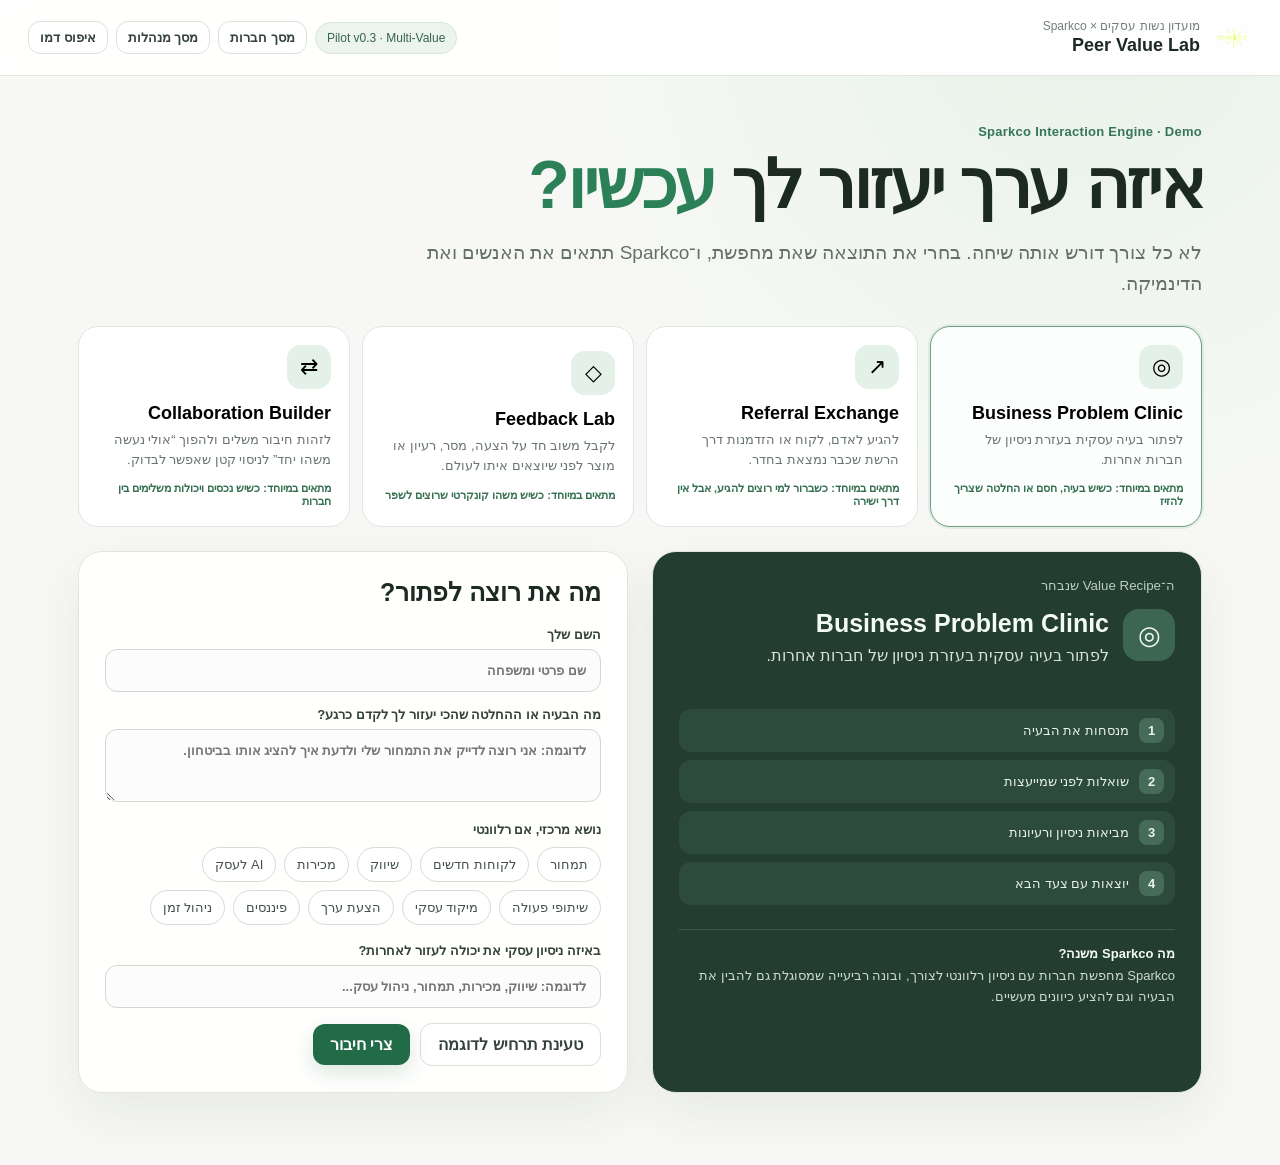
<file: peer-value-lab.html>
<!doctype html>
<html lang="he" dir="rtl">
<head>
  <meta charset="utf-8" />
  <meta name="viewport" content="width=device-width,initial-scale=1" />
  <title>Peer Value Lab | מועדון נשות עסקים</title>
  <link rel="stylesheet" href="peer-value-lab.css" />
</head>
<body>
  <div class="app-shell">
    <header class="topbar">
      <div class="brand">
        <img src="logo_green.png" alt="" onerror="this.style.display='none'" />
        <div><small>מועדון נשות עסקים × Sparkco</small><strong>Peer Value Lab</strong></div>
      </div>
      <div class="top-actions">
        <span class="pilot-chip">Pilot v0.3 · Multi-Value</span>
        <button class="ghost small" id="memberViewBtn">מסך חברות</button>
        <button class="ghost small" id="adminViewBtn">מסך מנהלות</button>
        <button class="ghost small" id="resetBtn">איפוס דמו</button>
      </div>
    </header>

    <main>
      <section id="memberView" class="view active">
        <div id="stepIntro" class="step active">
          <div class="intro-head">
            <p class="eyebrow">Sparkco Interaction Engine · Demo</p>
            <h1>איזה ערך יעזור לך <span>עכשיו?</span></h1>
            <p class="lead">לא כל צורך דורש אותה שיחה. בחרי את התוצאה שאת מחפשת, ו־Sparkco תתאים את האנשים ואת הדינמיקה.</p>
          </div>

          <div id="recipeChoices" class="recipe-grid"></div>

          <div class="hero-grid compact-hero">
            <div class="selected-recipe-panel" id="selectedRecipePanel">
              <small>ה־Value Recipe שנבחר</small>
              <div class="selected-recipe-title"><span id="selectedRecipeIcon">◎</span><div><b id="selectedRecipeName">Business Problem Clinic</b><p id="selectedRecipePromise">לפתור בעיה עסקית בעזרת ניסיון של חברות אחרות.</p></div></div>
              <div class="recipe-flow" id="recipeFlow"></div>
              <div class="engine-note"><b>מה Sparkco משנה?</b><span id="engineNote"></span></div>
            </div>

            <div class="hero-card">
              <h2 id="formTitle">ספרי לנו מה את צריכה</h2>
              <label>השם שלך<input id="memberName" placeholder="שם פרטי ומשפחה" /></label>
              <label id="needLabel">מה הכי יעזור לך לקדם כרגע?
                <textarea id="needText" rows="3"></textarea>
              </label>
              <div class="tag-block"><span>נושא מרכזי, אם רלוונטי</span><div id="needTags" class="tags"></div></div>
              <label id="offerLabel">במה את יכולה לעזור למישהי אחרת?
                <input id="offerText" />
              </label>
              <div class="button-row">
                <button class="ghost" id="fillDemoBtn">טעינת תרחיש לדוגמה</button>
                <button class="primary" id="buildGroupBtn">צרי חיבור</button>
              </div>
            </div>
          </div>
        </div>

        <div id="stepGroup" class="step">
          <div class="section-head">
            <div class="recipe-badge" id="groupRecipeBadge"></div>
            <p class="eyebrow">ה־orchestration שלך להיום</p>
            <h2 id="groupTitle">בנינו קבוצה סביב התוצאה שאת מחפשת</h2>
            <p id="groupReason" class="muted"></p>
          </div>
          <div id="groupCards" class="member-grid"></div>
          <div class="insight-card"><div class="spark-icon">✦</div><div><b>למה דווקא האנשים והמבנה האלה?</b><p id="orchestrationWhy"></p></div></div>
          <div class="button-row centered"><button class="ghost" id="backToIntroBtn">לשנות צורך</button><button class="primary" id="startClinicBtn">להתחיל את האינטראקציה</button></div>
        </div>

        <div id="stepClinic" class="step">
          <div class="clinic-layout">
            <aside class="clinic-side">
              <div class="recipe-badge" id="clinicRecipeBadge"></div>
              <p class="eyebrow">Value Interaction Recipe</p>
              <h2 id="clinicRecipeTitle"></h2>
              <p id="clinicRecipeDescription"></p>
              <div id="clinicParticipants" class="mini-people"></div>
            </aside>
            <div class="clinic-card">
              <div class="clinic-top"><span id="clinicStageLabel"></span><span id="clinicTime"></span></div>
              <div class="progress"><span id="clinicProgress"></span></div>
              <div class="clinic-content">
                <div id="clinicIcon" class="clinic-icon"></div>
                <h3 id="clinicTitle"></h3>
                <p id="clinicInstruction"></p>
                <div id="clinicPrompt" class="prompt-box"></div>
              </div>
              <div class="button-row spaced"><button class="ghost" id="clinicPrevBtn">הקודם</button><button class="primary" id="clinicNextBtn">השלב הבא</button></div>
            </div>
          </div>
        </div>

        <div id="stepOutcome" class="step">
          <div class="outcome-grid">
            <div>
              <div class="recipe-badge" id="outcomeRecipeBadge"></div>
              <p class="eyebrow">סוגרים את הלולאה</p>
              <h2>מה נוצר כאן בפועל?</h2>
              <p class="lead small-lead" id="outcomeExplanation"></p>
              <div class="metric-explainer"><span>Need</span><b>→</b><span>Recipe</span><b>→</b><span>Interaction</span><b>→</b><span>Outcome</span></div>
            </div>
            <div class="outcome-card">
              <label>מי יצרה עבורך את הערך המרכזי?<select id="helpedBy"></select></label>
              <div class="tag-block"><span>איזו תוצאה נוצרה?</span><div id="valueTypes" class="value-types"></div></div>
              <label>במשפט אחד, מה יצא מזה?<textarea id="outcomeNote" rows="3"></textarea></label>
              <label class="check-row"><input id="followupCheck" type="checkbox" /> נוצרה פעולה / שיחה / חיבור להמשך</label>
              <button class="primary full" id="saveOutcomeBtn">שמירת Value Event</button>
            </div>
          </div>
        </div>

        <div id="stepDone" class="step">
          <div class="done-card">
            <div class="done-mark">✓</div><p class="eyebrow">Value Event נשמר</p>
            <h2>לא רק נפגשנו. אפשר לראות איזה ערך נוצר.</h2>
            <p id="doneSummary" class="lead"></p>
            <div class="button-row centered"><button class="ghost" id="newRunBtn">לנסות Recipe אחר</button><button class="primary" id="showDashboardBtn">לראות מה המועדון יצר</button></div>
          </div>
        </div>
      </section>

      <section id="adminView" class="view">
        <div class="dashboard-head">
          <div><p class="eyebrow">מבט מנהלות · חודש דמו</p><h1>מה המועדון <span>יצר בין החברות?</span></h1><p class="lead">לא רק engagement. אילו צרכים קיבלו מענה, באמצעות איזו דינמיקה, ומה המשיך הלאה.</p></div>
          <div class="definition-card"><small>North Star Metric</small><b>Peer Value Coverage</b><p>אחוז החברות שקיבלו לפחות Value Event אחד מחברה אחרת בתקופה.</p></div>
        </div>
        <div id="metricCards" class="metrics"></div>
        <div class="dashboard-grid">
          <article class="dash-card wide"><div class="dash-title"><div><small>Interaction Recipes</small><h3>איך נוצר הערך?</h3></div><span>30 ימים</span></div><div id="recipeBars" class="recipe-dashboard"></div></article>
          <article class="dash-card wide"><div class="dash-title"><div><small>Value Events</small><h3>איזו תוצאה נוצרה?</h3></div><span>30 ימים</span></div><div id="valueBars" class="bars"></div></article>
          <article class="dash-card"><div class="dash-title"><div><small>Needs</small><h3>מה החברות צריכות עכשיו?</h3></div></div><div id="needsList" class="signal-list"></div></article>
          <article class="dash-card"><div class="dash-title"><div><small>Network Health</small><h3>מי עדיין לא מקבלת מספיק ערך?</h3></div></div><div id="attentionList" class="attention-list"></div></article>
          <article class="dash-card wide"><div class="dash-title"><div><small>Recent proof</small><h3>אירועי ערך אחרונים</h3></div><span id="eventCountChip"></span></div><div id="eventsTable" class="events-table"></div></article>
        </div>
        <div class="thesis-card"><div><small>השאלה שהפיילוט בודק</small><h3>האם Sparkco יכולה לבחור את האינטראקציה הנכונה לצורך הנכון, ולייצר באופן עקבי ערך עסקי מדיד בין חברות המועדון?</h3></div><div class="success-box"><small>Success criterion מוצע</small><b>70%+</b><span>Peer Value Coverage</span><b>30%+</b><span>Outcomes שממשיכים הלאה</span></div></div>
      </section>
    </main>
  </div>
  <script src="peer-value-lab.js"></script>
  <script src="peer-value-lab-v03.js"></script>
  <script src="peer-value-lab-embed.js"></script>
  <script src="peer-value-lab-session.js"></script>
</body>
</html>
</file>
<file: peer-value-lab.css>
*{box-sizing:border-box}html{font-family:Inter,Arial,"Heebo",sans-serif;background:#f5f7f3;color:#1d2a24}body{margin:0;background:radial-gradient(circle at 85% 0%,#e8f2e9 0,transparent 34%),#f7f8f5}.app-shell{min-height:100vh}.topbar{min-height:76px;padding:14px 28px;display:flex;align-items:center;justify-content:space-between;gap:20px;background:rgba(255,255,255,.9);border-bottom:1px solid #dfe6df;position:sticky;top:0;z-index:10;backdrop-filter:blur(12px)}.brand{display:flex;align-items:center;gap:12px}.brand img{width:40px;height:40px;object-fit:contain}.brand small,.brand strong{display:block}.brand small{font-size:12px;color:#728078;margin-bottom:2px}.brand strong{font-size:18px}.top-actions{display:flex;align-items:center;gap:8px;flex-wrap:wrap}.pilot-chip{font-size:12px;padding:8px 11px;border-radius:999px;background:#edf4ef;color:#35644a;border:1px solid #d5e5da}button{font:inherit;cursor:pointer;border:0}.ghost,.primary{border-radius:12px;padding:11px 17px;font-weight:700;transition:.2s}.ghost{background:#fff;border:1px solid #d8e0da;color:#34423a}.ghost:hover{background:#f1f5f2}.primary{background:#226b47;color:#fff;box-shadow:0 8px 20px rgba(34,107,71,.16)}.primary:hover{transform:translateY(-1px);background:#195b3b}.small{padding:8px 11px;font-size:13px}.full{width:100%;margin-top:8px}.view{display:none}.view.active{display:block}.step{display:none;max-width:1180px;margin:0 auto;padding:48px 28px 72px}.step.active{display:block}.intro-head{max-width:850px;margin-bottom:26px}.eyebrow{margin:0 0 10px;color:#357654;font-weight:800;font-size:13px;letter-spacing:.02em}h1,h2,h3,p{margin-top:0}h1{font-size:clamp(38px,6vw,68px);line-height:1.03;letter-spacing:-.04em;margin-bottom:18px}h1 span,h2 span{color:#2c8058}.lead{font-size:19px;line-height:1.65;color:#647069;max-width:780px}.small-lead{font-size:17px}.recipe-grid{display:grid;grid-template-columns:repeat(4,1fr);gap:12px;margin-bottom:24px}.recipe-card{background:#fff;border:1px solid #dfe6df;border-radius:20px;padding:18px;text-align:right;min-height:185px;transition:.2s;position:relative}.recipe-card:hover{transform:translateY(-2px);box-shadow:0 14px 30px rgba(37,58,46,.08)}.recipe-card.active{border-color:#6ba181;box-shadow:0 0 0 2px rgba(57,132,86,.10);background:#fbfefc}.recipe-card .recipe-icon{width:44px;height:44px;border-radius:14px;background:#e4f1e8;display:grid;place-items:center;font-size:22px;margin-bottom:14px}.recipe-card h3{font-size:18px;margin-bottom:6px}.recipe-card p{font-size:13px;line-height:1.55;color:#68756d;margin:0}.recipe-card .best-for{display:block;margin-top:12px;font-size:11px;color:#367052;font-weight:800}.hero-grid,.outcome-grid{display:grid;grid-template-columns:1fr 1fr;gap:24px;align-items:stretch}.compact-hero{margin-top:8px}.hero-card,.selected-recipe-panel,.outcome-card,.clinic-card,.done-card,.definition-card,.dash-card,.thesis-card{background:rgba(255,255,255,.95);border:1px solid #dfe6df;border-radius:24px;box-shadow:0 20px 50px rgba(37,58,46,.07)}.hero-card,.outcome-card,.selected-recipe-panel{padding:26px}.selected-recipe-panel{background:#233d31;color:#f4faf6}.selected-recipe-panel>small{color:#b9cec0;display:block;margin-bottom:16px}.selected-recipe-title{display:flex;align-items:flex-start;gap:14px}.selected-recipe-title>span{width:52px;height:52px;border-radius:16px;background:#3d6652;display:grid;place-items:center;font-size:26px;flex:none}.selected-recipe-title b{font-size:25px;display:block;margin-bottom:6px}.selected-recipe-title p{color:#d6e3da;line-height:1.55}.recipe-flow{display:grid;gap:8px;margin:24px 0}.flow-row{display:flex;gap:10px;align-items:center;padding:9px 11px;border-radius:12px;background:#2d4b3c;color:#e9f2ec;font-size:13px}.flow-row b{display:grid;place-items:center;width:25px;height:25px;border-radius:8px;background:#466b58}.engine-note{border-top:1px solid #3b5b4b;padding-top:16px;display:grid;gap:5px}.engine-note b{font-size:13px}.engine-note span{font-size:13px;line-height:1.6;color:#cddbd2}.hero-card h2{font-size:25px;margin-bottom:20px}label{font-size:13px;font-weight:800;color:#344239;display:block;margin-bottom:15px}input,textarea,select{width:100%;margin-top:7px;border:1px solid #cfd9d1;background:#fbfcfb;border-radius:12px;padding:13px 14px;font:inherit;color:#1d2a24;outline:none}input:focus,textarea:focus,select:focus{border-color:#5c9c77;box-shadow:0 0 0 3px rgba(72,139,96,.1)}textarea{resize:vertical}.tag-block>span{font-size:13px;font-weight:800;color:#344239}.tags,.value-types{display:flex;flex-wrap:wrap;gap:8px;margin:9px 0 18px}.tag,.value-type{padding:9px 12px;border-radius:999px;border:1px solid #d4ddd6;background:#fff;font-size:13px;color:#435148;cursor:pointer}.tag.active,.value-type.active{background:#dff0e6;color:#155937;border-color:#a8cfb7;font-weight:800}.button-row{display:flex;gap:10px;align-items:center}.button-row.centered{justify-content:center;margin-top:30px}.button-row.spaced{justify-content:space-between}.section-head{max-width:820px;margin-bottom:25px}.section-head h2{font-size:38px;letter-spacing:-.02em;margin-bottom:10px}.muted{color:#6d7871;line-height:1.65}.recipe-badge{display:inline-flex;align-items:center;gap:7px;padding:7px 10px;border-radius:999px;background:#e7f1ea;color:#276847;font-size:12px;font-weight:900;margin-bottom:10px}.member-grid{display:grid;grid-template-columns:repeat(4,minmax(0,1fr));gap:15px}.member-card{background:#fff;border:1px solid #dde5df;border-radius:19px;padding:18px;min-height:220px;box-shadow:0 14px 35px rgba(36,57,45,.05)}.member-card.you{border-color:#76ad8b;box-shadow:0 0 0 2px rgba(57,132,86,.08)}.avatar{width:54px;height:54px;border-radius:18px;background:linear-gradient(145deg,#e0eee5,#cfe1d5);display:grid;place-items:center;font-size:18px;font-weight:900;color:#225d3f;margin-bottom:14px}.member-card h3{font-size:18px;margin-bottom:4px}.member-card .role{font-size:13px;color:#768178;margin-bottom:17px}.member-card small{display:block;color:#7b877f;margin-bottom:4px}.member-card p{font-size:14px;line-height:1.55;margin-bottom:10px}.match-pill{display:inline-block;margin-top:4px;font-size:11px;font-weight:800;background:#edf5ef;color:#2b714c;border-radius:999px;padding:6px 9px}.insight-card{display:flex;gap:14px;align-items:flex-start;margin-top:18px;background:#243c31;color:#f7fbf8;border-radius:18px;padding:18px 20px}.spark-icon{display:grid;place-items:center;min-width:38px;height:38px;border-radius:12px;background:#3f6c55;font-size:19px}.insight-card b{display:block;margin-bottom:5px}.insight-card p{margin:0;color:#d8e4dc;line-height:1.6;font-size:14px}.clinic-layout{display:grid;grid-template-columns:320px 1fr;gap:28px;align-items:stretch}.clinic-side{padding:10px 4px}.clinic-side h2{font-size:34px;line-height:1.15}.clinic-side>p:not(.eyebrow){color:#66736b;line-height:1.65}.clinic-card{padding:28px;min-height:500px;display:flex;flex-direction:column}.clinic-top{display:flex;justify-content:space-between;color:#647169;font-size:13px;font-weight:800}.progress{height:7px;background:#e9eeea;border-radius:999px;overflow:hidden;margin:12px 0 40px}.progress span{display:block;height:100%;width:25%;background:#2d7b54;transition:.3s}.clinic-content{margin:auto 0;text-align:center}.clinic-icon{width:68px;height:68px;border-radius:22px;margin:0 auto 16px;background:#e4f1e8;display:grid;place-items:center;font-size:30px;color:#256c49}.clinic-content h3{font-size:32px;margin-bottom:12px}.clinic-content>p{font-size:18px;line-height:1.7;color:#5f6d65;max-width:720px;margin:0 auto 20px}.prompt-box{max-width:720px;margin:0 auto;background:#f5f8f5;border:1px solid #dde6df;border-radius:16px;padding:16px 18px;font-weight:700;line-height:1.6}.mini-people{margin-top:22px;display:flex;flex-direction:column;gap:8px}.mini-person{display:flex;align-items:center;gap:9px;padding:9px 10px;background:#fff;border:1px solid #e0e6e1;border-radius:12px;font-size:13px}.mini-person i{display:grid;place-items:center;width:28px;height:28px;border-radius:9px;background:#e7f1ea;font-style:normal;font-weight:800;color:#286849}.outcome-card{padding:30px}.check-row{display:flex;gap:8px;align-items:center;background:#f5f8f5;border:1px solid #e1e7e2;padding:12px;border-radius:12px;font-weight:700}.check-row input{width:auto;margin:0}.metric-explainer{direction:ltr;display:flex;align-items:center;gap:8px;flex-wrap:wrap;margin-top:26px}.metric-explainer span{background:#fff;border:1px solid #dce4de;border-radius:10px;padding:10px 12px;font-weight:800}.metric-explainer b{color:#3c7d59}.done-card{max-width:760px;margin:30px auto;text-align:center;padding:50px}.done-mark{width:72px;height:72px;border-radius:50%;display:grid;place-items:center;margin:0 auto 18px;background:#dff0e5;color:#24704b;font-size:34px;font-weight:900}.done-card h2{font-size:34px}.dashboard-head{max-width:1180px;margin:0 auto;padding:48px 28px 20px;display:grid;grid-template-columns:1fr 320px;gap:30px;align-items:end}.dashboard-head h1{font-size:48px}.definition-card{padding:20px}.definition-card small,.dash-title small,.thesis-card small{display:block;color:#738078;font-size:12px;margin-bottom:6px}.definition-card b{font-size:20px;display:block;margin-bottom:7px}.definition-card p{margin:0;color:#68756d;font-size:13px;line-height:1.5}.metrics{max-width:1180px;margin:0 auto;padding:0 28px;display:grid;grid-template-columns:repeat(4,1fr);gap:14px}.metric-card{background:#fff;border:1px solid #dde5df;border-radius:18px;padding:18px}.metric-card small{color:#78847c;font-size:12px}.metric-card b{display:block;font-size:34px;margin:6px 0}.metric-card span{font-size:12px;color:#5c6b62}.metric-card.highlight{background:#244334;color:#fff;border-color:#244334}.metric-card.highlight small,.metric-card.highlight span{color:#d7e4dc}.dashboard-grid{max-width:1180px;margin:18px auto;padding:0 28px 40px;display:grid;grid-template-columns:1fr 1fr;gap:14px}.dash-card{padding:20px}.dash-card.wide{grid-column:1/-1}.dash-title{display:flex;justify-content:space-between;align-items:flex-start;margin-bottom:18px}.dash-title h3{font-size:20px;margin-bottom:0}.dash-title>span{font-size:11px;padding:6px 9px;border-radius:999px;background:#eef3ef;color:#587063}.recipe-dashboard{display:grid;grid-template-columns:repeat(4,1fr);gap:10px}.recipe-stat{padding:14px;border:1px solid #e1e7e2;border-radius:15px;background:#f8faf8}.recipe-stat i{font-style:normal;font-size:20px}.recipe-stat b{display:block;font-size:14px;margin:8px 0 3px}.recipe-stat strong{font-size:27px}.recipe-stat span{font-size:11px;color:#718077}.bars{display:grid;gap:11px}.bar-row{display:grid;grid-template-columns:150px 1fr 36px;align-items:center;gap:10px;font-size:13px}.bar-track{height:10px;background:#edf1ed;border-radius:999px;overflow:hidden}.bar-track i{display:block;height:100%;background:#4a8964;border-radius:999px}.bar-row b{text-align:left}.signal-list,.attention-list{display:grid;gap:9px}.signal-item,.attention-item{display:flex;justify-content:space-between;gap:12px;align-items:center;padding:11px 12px;background:#f7f9f7;border:1px solid #e4e9e5;border-radius:12px}.signal-item b,.attention-item b{font-size:13px}.signal-item span,.attention-item span{font-size:12px;color:#6f7c74}.attention-item.warn{background:#fff7ee;border-color:#f1dfca}.events-table{display:grid;gap:8px}.event-row{display:grid;grid-template-columns:.9fr .9fr .9fr 1.4fr .7fr;gap:10px;align-items:center;padding:11px 12px;border-bottom:1px solid #edf0ed;font-size:13px}.event-row.header{font-size:11px;color:#7a867e;font-weight:800}.event-type{display:inline-block;width:max-content;padding:5px 8px;border-radius:999px;background:#e9f3ec;color:#2c714c;font-size:11px;font-weight:800}.thesis-card{max-width:1124px;margin:0 auto 60px;padding:24px;display:grid;grid-template-columns:1fr 260px;gap:24px;align-items:center;background:#223b30;color:#fff;border-color:#223b30}.thesis-card h3{font-size:25px;line-height:1.4;margin:0}.thesis-card small{color:#bcd0c3}.success-box{display:grid;grid-template-columns:80px 1fr;gap:6px 12px;align-items:center;background:#315142;padding:16px;border-radius:16px}.success-box small{grid-column:1/-1}.success-box b{font-size:26px}.success-box span{font-size:12px;color:#dce7e0}.hidden{display:none!important}@media(max-width:950px){.recipe-grid{grid-template-columns:repeat(2,1fr)}.hero-grid,.outcome-grid,.dashboard-head,.thesis-card{grid-template-columns:1fr}.member-grid{grid-template-columns:repeat(2,1fr)}.clinic-layout{grid-template-columns:1fr}.metrics{grid-template-columns:repeat(2,1fr)}.dashboard-grid{grid-template-columns:1fr}.dash-card.wide{grid-column:auto}.recipe-dashboard{grid-template-columns:repeat(2,1fr)}.event-row{grid-template-columns:1fr 1fr}.event-row.header{display:none}}@media(max-width:560px){.step{padding:34px 18px 50px}.topbar{padding:12px 16px;align-items:flex-start;flex-direction:column}.recipe-grid,.member-grid,.metrics,.recipe-dashboard{grid-template-columns:1fr}.button-row{flex-direction:column}.button-row button{width:100%}.dashboard-head,.metrics,.dashboard-grid{padding-left:18px;padding-right:18px}.event-row{grid-template-columns:1fr}.bar-row{grid-template-columns:110px 1fr 30px}.success-box{grid-template-columns:70px 1fr}}
</file>
